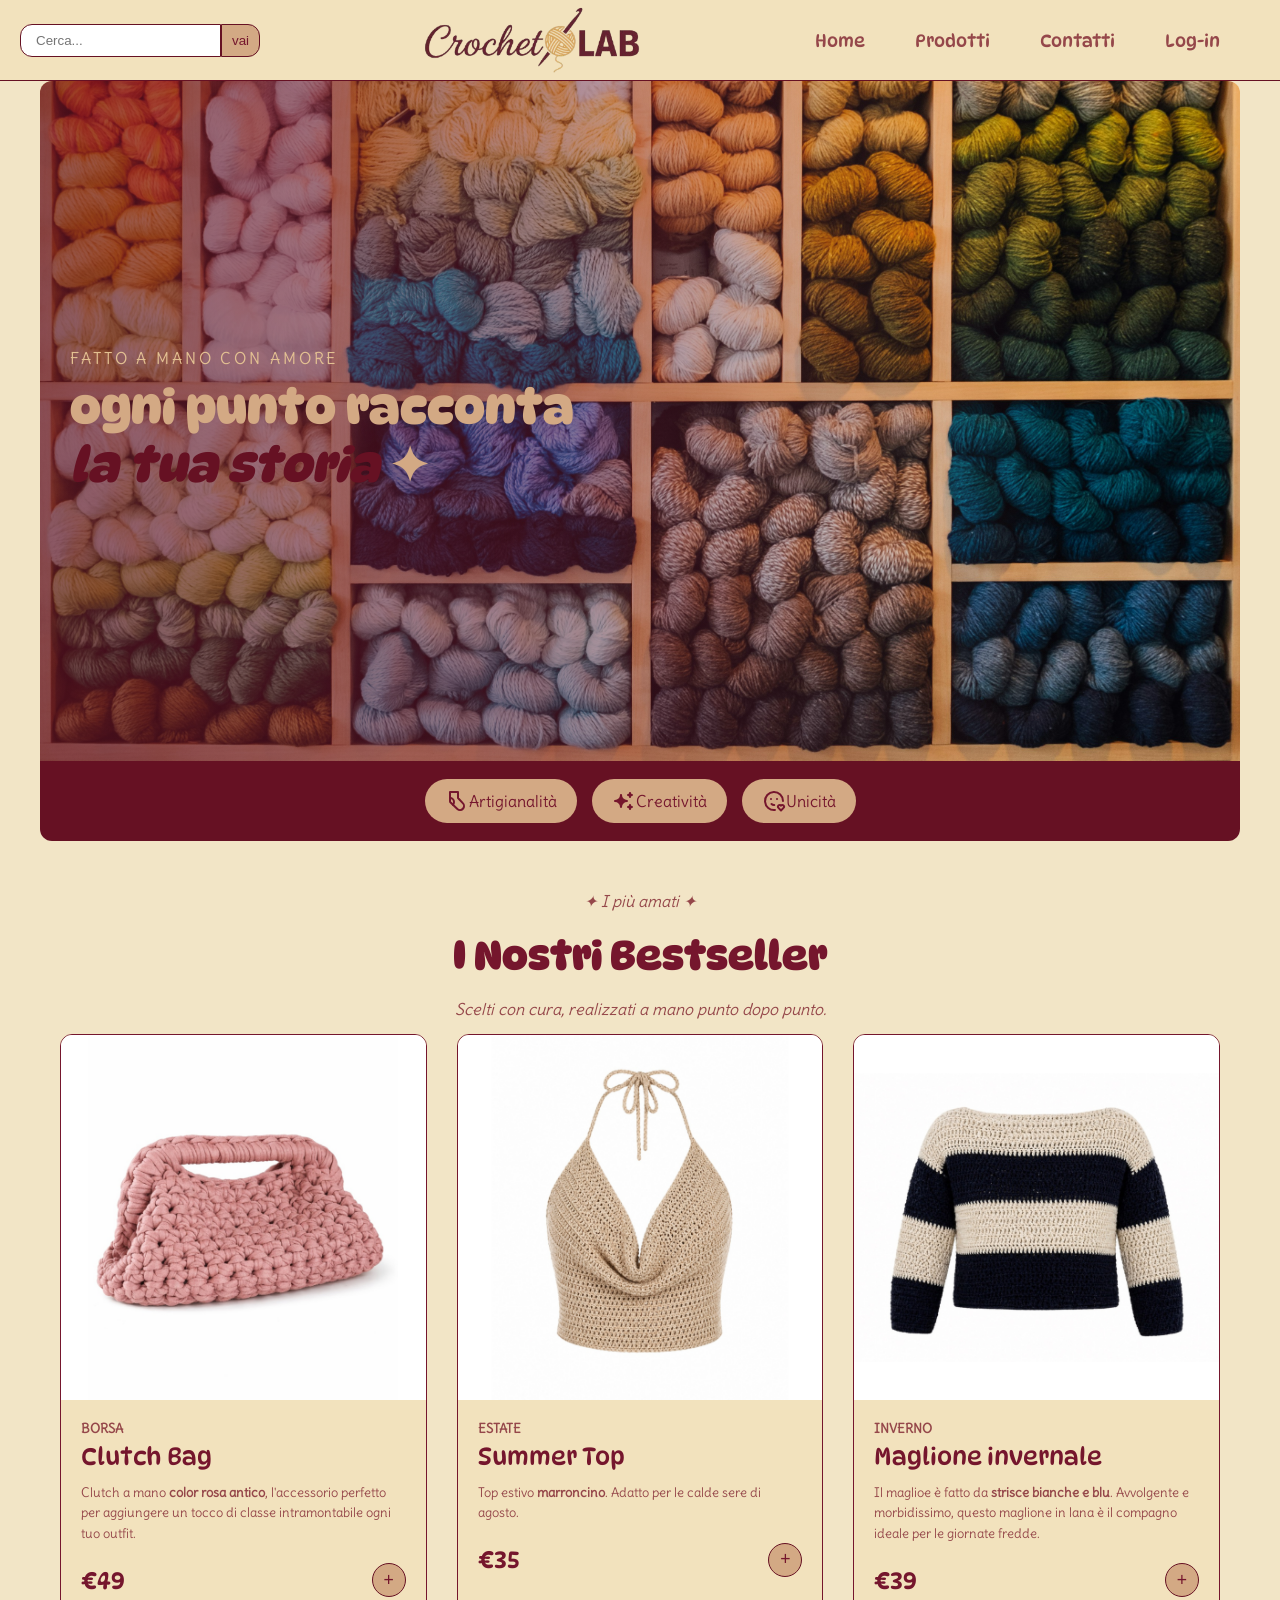
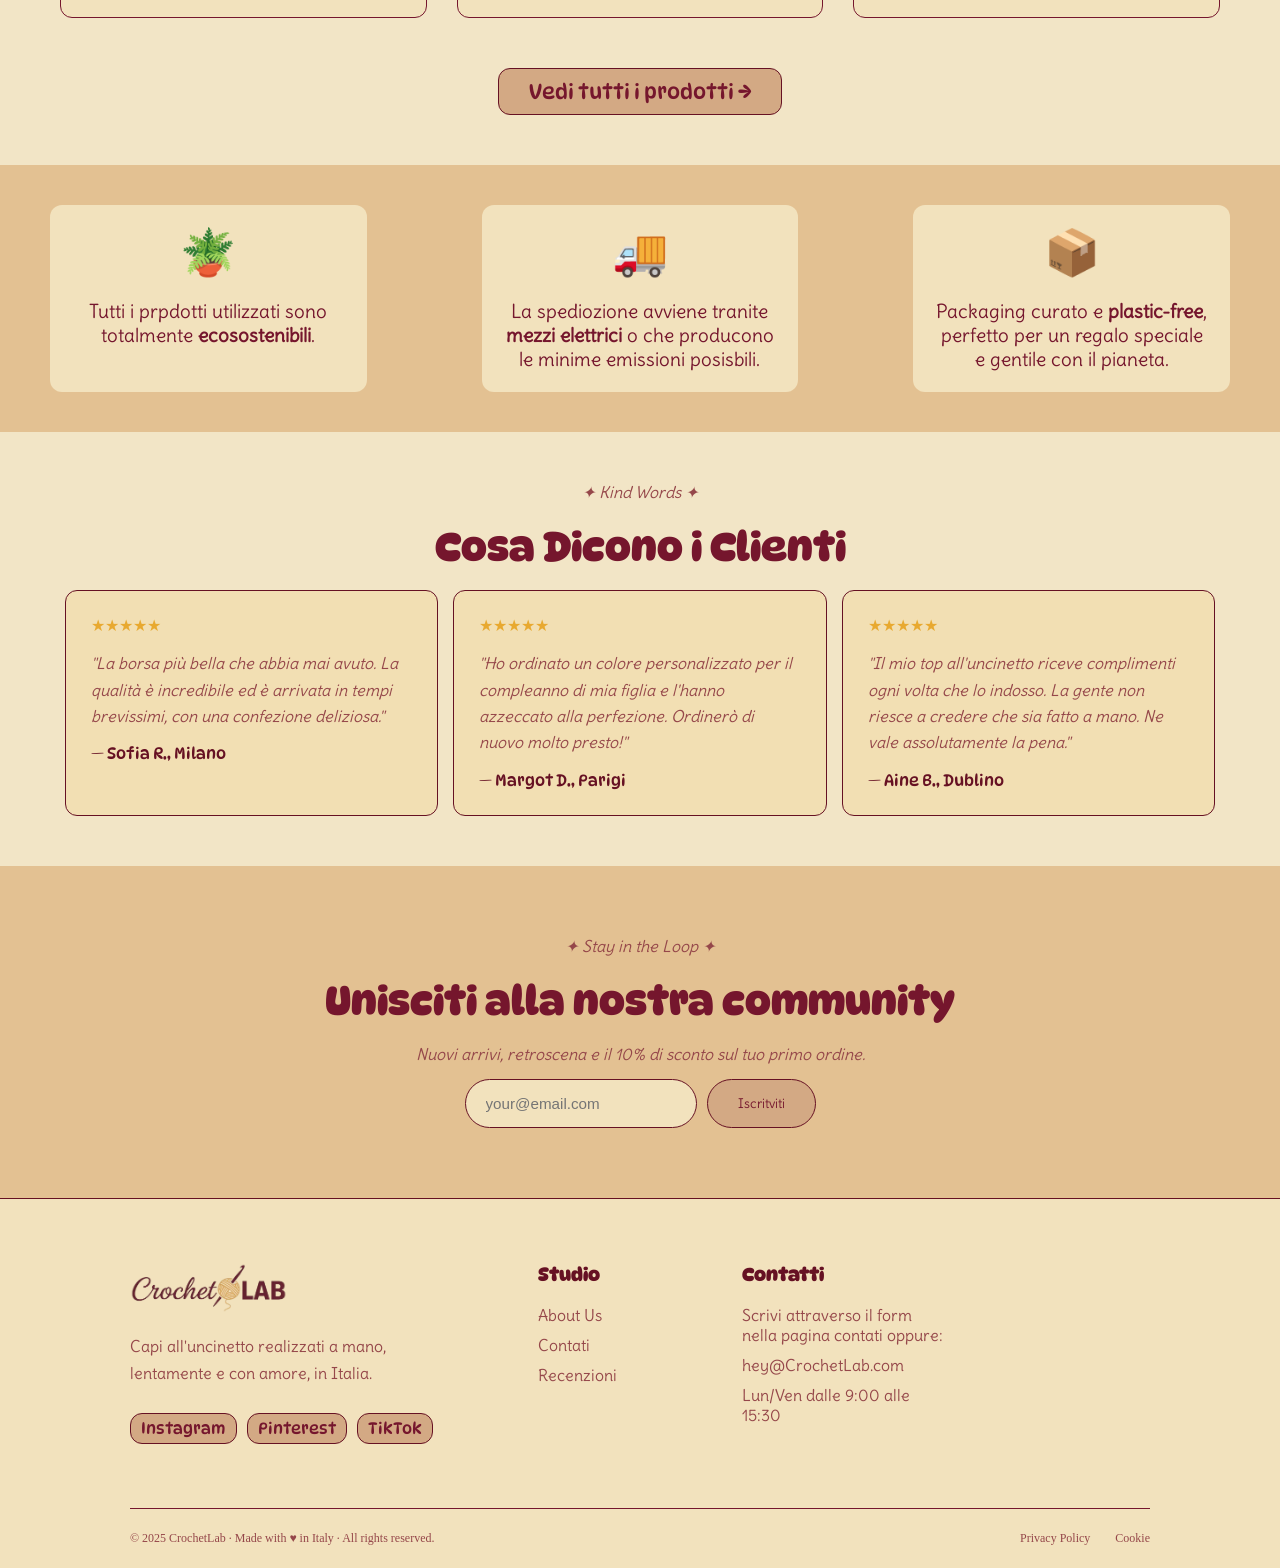
<file: index.html>
<!DOCTYPE html>
<html lang="it">

<head>
    <meta charset="UTF-8">
    <title>CrochetLAB Home</title>

    <!-- CSS -->
    <link rel="stylesheet" href="css/style.css">

    <!-- font -->
    <style>
        @import url('https://fonts.googleapis.com/css2?family=Delius&family=DynaPuff:wght@400..700&display=swap');
    </style>

</head>

<body>
    <header>
        <nav>
            <!-- barra di ricerca -->
            <form>
                <input type="search" placeholder="Cerca..." class="search-bar">
                <button class="search-button">vai</button>
            </form>

            <!-- mette l'immagine vettoriale di una lente di ingrandimento al posto della barra di ricerca -->
            <div class="nav-icon">
                <svg xmlns="http://www.w3.org/2000/svg" width="24" height="24" viewBox="0 0 24 24" fill="none"
                    stroke="currentColor" stroke-width="2" stroke-linecap="round" stroke-linejoin="round"
                    class="icon icon-tabler icons-tabler-outline icon-tabler-search">
                    <path stroke="none" d="M0 0h24v24H0z" fill="none" />
                    <path d="M3 10a7 7 0 1 0 14 0a7 7 0 1 0 -14 0" />
                    <path d="M21 21l-6 -6" />
                </svg>
            </div>

            <!-- logo del mio sito -->
            <img src="img/logogemini.png" alt="CrochetLAB">

            <!-- lista con la scritta che si vede di default -->
            <ul>
                <li><a href="index.html" lang="en">Home</a></li>
                <li><a href="prodotti.html">Prodotti</a></li>
                <li><a href="#Contatti">Contatti</a></li>
                <li><a href="log-in.html" lang="en">Log-in</a></li>
            </ul>

            <!-- icona della home -->
            <a href="index.html" class="nav-icon">
                <svg xmlns="http://www.w3.org/2000/svg" width="24" height="24" viewBox="0 0 24 24" fill="none"
                    stroke="currentColor" stroke-width="2" stroke-linecap="round" stroke-linejoin="round"
                    class="icon icon-tabler icons-tabler-outline icon-tabler-home">
                    <path stroke="none" d="M0 0h24v24H0z" fill="none" />
                    <path d="M5 12l-2 0l9 -9l9 9l-2 0" />
                    <path d="M5 12v7a2 2 0 0 0 2 2h10a2 2 0 0 0 2 -2v-7" />
                    <path d="M9 21v-6a2 2 0 0 1 2 -2h2a2 2 0 0 1 2 2v6" />
                </svg>
            </a>

            <!-- icona dei prodotti -->
            <a href="prodotti.html" class="nav-icon">
                <svg xmlns="http://www.w3.org/2000/svg" width="24" height="24" viewBox="0 0 24 24" fill="none"
                    stroke="currentColor" stroke-width="2" stroke-linecap="round" stroke-linejoin="round"
                    class="icon icon-tabler icons-tabler-outline icon-tabler-menu-2">
                    <path stroke="none" d="M0 0h24v24H0z" fill="none" />
                    <path d="M4 6l16 0" />
                    <path d="M4 12l16 0" />
                    <path d="M4 18l16 0" />
                </svg>
            </a>


            <!-- icona del messaggio -->
            <a href="#Contatti" class="nav-icon">
                <svg xmlns="http://www.w3.org/2000/svg" width="24" height="24" viewBox="0 0 24 24" fill="none"
                    stroke="currentColor" stroke-width="2" stroke-linecap="round" stroke-linejoin="round"
                    class="icon icon-tabler icons-tabler-outline icon-tabler-message">
                    <path stroke="none" d="M0 0h24v24H0z" fill="none" />
                    <path d="M8 9h8" />
                    <path d="M8 13h6" />
                    <path d="M18 4a3 3 0 0 1 3 3v8a3 3 0 0 1 -3 3h-5l-5 3v-3h-2a3 3 0 0 1 -3 -3v-8a3 3 0 0 1 3 -3h12" />
                </svg>
            </a>

            <!-- icona del login -->
            <a href="log-in.html" class="nav-icon">
                <svg xmlns="http://www.w3.org/2000/svg" width="24" height="24" viewBox="0 0 24 24" fill="none"
                    stroke="currentColor" stroke-width="2" stroke-linecap="round" stroke-linejoin="round"
                    class="icon icon-tabler icons-tabler-outline icon-tabler-user">
                    <path stroke="none" d="M0 0h24v24H0z" fill="none" />
                    <path d="M8 7a4 4 0 1 0 8 0a4 4 0 0 0 -8 0" />
                    <path d="M6 21v-2a4 4 0 0 1 4 -4h4a4 4 0 0 1 4 4v2" />
                </svg>
            </a>
        </nav>
    </header>

    <main>
        <section>
            <div class="hero" title="Foto di Paul Hanaoka su Unsplash">
                <div class="hero-img-side"></div>
                <div class="hero-gradient"></div>

                <div class="hero-content">
                    <p class="hero-eyebrow">Fatto a mano con amore</p>
                    <h1 class="hero-title">
                        ogni punto racconta<br>
                        <em>la tua storia</em>
                        <span class="sparkle">✦</span>
                    </h1>
                </div>
            </div>

            <!-- barra inferiore -->
            <div class="hero-bar">

                <!-- Pill 1: Artigianalità -->
                <div class="name">
                    <svg xmlns="http://www.w3.org/2000/svg" width="24" height="24" viewBox="0 0 24 24" fill="none"
                        stroke="currentColor" stroke-width="2" stroke-linecap="round" stroke-linejoin="round"
                        class="icon icon-tabler icons-tabler-outline icon-tabler-sock">
                        <path stroke="none" d="M0 0h24v24H0z" fill="none" />
                        <path
                            d="M13 3v6l4.798 5.142a4 4 0 0 1 -5.441 5.86l-6.736 -6.41a2 2 0 0 1 -.621 -1.451v-9.141h8" />
                        <path d="M7.895 15.768c.708 -.721 1.105 -1.677 1.105 -2.768a4 4 0 0 0 -4 -4" />
                    </svg>
                    Artigianalità
                </div>

                <!-- Pill 2: Creatività -->
                <div class="name">
                    <svg xmlns="http://www.w3.org/2000/svg" width="24" height="24" viewBox="0 0 24 24"
                        fill="currentColor" class="icon icon-tabler icons-tabler-filled icon-tabler-sparkles">
                        <path stroke="none" d="M0 0h24v24H0z" fill="none" />
                        <path
                            d="M16 19a1 1 0 0 1 0 -2a1 1 0 0 0 1 -1c0 -1.333 2 -1.333 2 0a1 1 0 0 0 1 1c1.333 0 1.333 2 0 2a1 1 0 0 0 -1 1c0 1.333 -2 1.333 -2 0a1 1 0 0 0 -1 -1" />
                        <path
                            d="M3 11a5 5 0 0 0 5 -5c0 -1.333 2 -1.333 2 0a5 5 0 0 0 5 5c1.333 0 1.333 2 0 2a5 5 0 0 0 -5 5a1 1 0 0 1 -2 0a5 5 0 0 0 -5 -5c-1.333 0 -1.333 -2 0 -2" />
                        <path
                            d="M16 7a1 1 0 0 1 0 -2a1 1 0 0 0 1 -1c0 -1.333 2 -1.333 2 0a1 1 0 0 0 1 1c1.333 0 1.333 2 0 2a1 1 0 0 0 -1 1c0 1.333 -2 1.333 -2 0a1 1 0 0 0 -1 -1" />
                    </svg>
                    Creatività
                </div>

                <!-- Pill 3: Unicità -->
                <div class="name">
                    <svg xmlns="http://www.w3.org/2000/svg" width="24" height="24" viewBox="0 0 24 24" fill="none"
                        stroke="currentColor" stroke-width="2" stroke-linecap="round" stroke-linejoin="round"
                        class="icon icon-tabler icons-tabler-outline icon-tabler-mood-heart">
                        <path stroke="none" d="M0 0h24v24H0z" fill="none" />
                        <path d="M21 12a9 9 0 1 0 -8.012 8.946" />
                        <path d="M9 10h.01" />
                        <path d="M15 10h.01" />
                        <path d="M9.5 15a3.59 3.59 0 0 0 2.774 .99" />
                        <path
                            d="M18.994 21.5l2.518 -2.58a1.74 1.74 0 0 0 .004 -2.413a1.627 1.627 0 0 0 -2.346 -.005l-.168 .172l-.168 -.172a1.627 1.627 0 0 0 -2.346 -.004a1.74 1.74 0 0 0 -.004 2.412l2.51 2.59" />
                    </svg>
                    Unicità
                </div>
            </div>
        </section>

        <section class="bestseller">

            <!-- Intestazione -->
            <div class="inner">
                <p>✦ I più amati ✦</p>
                <h2>I Nostri <span lang="en">Bestseller</span></h2>
                <p>Scelti con cura, realizzati a mano punto dopo punto.</p>
            </div>

            <!-- Card prodotti -->
            <div class="cards-grid">

                <!-- Card 1 -->
                <div class="card">
                    <img class="card-img" src="img/clutch-rosa.png" alt="Clutch Bag rosa">
                    <div class="card-body">
                        <h3 class="card-category">Borsa</h3>
                        <p class="card-name" lang="en">Clutch Bag</p>
                        <p class="card-desc"><span lang="en">Clutch</span> a mano <strong>color rosa antico</strong>,
                            l'accessorio perfetto per aggiungere un tocco di classe intramontabile ogni tuo <span
                                lang="en">outfit</span>.</p>
                        <div class="card-footer">
                            <p class="card-price">€49</p>
                            <button class="card-btn" title="Add to cart">+</button>
                        </div>
                    </div>
                </div>

                <!-- Card 2 -->
                <div class="card" data-category="estate">
                    <img class="card-img" src="img/top-marroncino.png" alt="Top estivo marroncino">
                    <div class="card-body">
                        <h3 class="card-category">Estate</h3>
                        <p class="card-name" lang="en">Summer Top</p>
                        <p class="card-desc"><span lang="en">Top</span> estivo <strong>marroncino</strong>. Adatto per
                            le calde sere di agosto.
                        </p>
                        <div class="card-footer">
                            <p class="card-price">€35</p>
                            <button class="card-btn" title="Add to cart">+</button>
                        </div>
                    </div>
                </div>

                <!-- Card 3 -->
                <div class="card">
                    <img class="card-img" src="img/maglione.png" alt="Maglione invernale a stisce">
                    <div class="card-body">
                        <h3 class="card-category">Inverno</h3>
                        <p class="card-name">Maglione invernale</p>
                        <p class="card-desc">Il maglioe è fatto da <strong>strisce bianche e blu</strong>. Avvolgente e
                            morbidissimo, questo maglione in lana è il compagno ideale per le giornate fredde.</p>
                        <div class="card-footer">
                            <p class="card-price">€39</p>
                            <button class="card-btn" title="Add to cart">+</button>
                        </div>
                    </div>
                </div>

            </div>

            <!-- Pulsante principale -->
            <a href="prodotti.html" class="view-all">Vedi tutti i prodotti &rarr;</a>

        </section>

        <!-- Categorie -->
        <section>
            <div class="cat-grid" id="about-us">
                <div class="cat-card">
                    <p class="cat-icon">🪴</p>
                    <p class="cat-txt">Tutti i prpdotti utilizzati sono totalmente <strong>ecosostenibili</strong>.</p>
                </div>
                <div class="cat-card">
                    <p class="cat-icon">🚚</p>
                    <p class="cat-txt">La spediozione avviene tranite <strong>mezzi elettrici</strong> o che producono
                        le minime emissioni posisbili.</p>
                </div>
                <div class="cat-card">
                    <p class="cat-icon">📦</p>
                    <p class="cat-txt"><span lang="en">Packaging</span> curato e <strong
                            lang="en">plastic-free</strong>, perfetto per un regalo speciale e gentile con il
                        pianeta.</p>
                </div>
            </div>
        </section>

        <!-- Recenzioni -->
        <section id="Recenzioni">
            <div class="container">
                <div class="inner">
                    <p lang="en">✦ Kind Words ✦</p>
                    <h2>Cosa Dicono i Clienti</h2>
                </div>
                <div class="testimonials-grid">
                    <div class="testimonial-card">
                        <div class="stars">★★★★★</div>
                        <p>"La borsa più bella che abbia mai avuto. La qualità è incredibile ed è arrivata in tempi
                            brevissimi, con una confezione deliziosa."</p>
                        <span>— Sofia R., Milano</span>
                    </div>
                    <div class="testimonial-card">
                        <div class="stars">★★★★★</div>
                        <p>"Ho ordinato un colore personalizzato per il compleanno di mia figlia e l'hanno azzeccato
                            alla perfezione. Ordinerò di nuovo molto presto!"</p>
                        <span>— Margot D., Parigi</span>
                    </div>
                    <div class="testimonial-card">
                        <div class="stars">★★★★★</div>
                        <p>"Il mio top all'uncinetto riceve complimenti ogni volta che lo indosso. La gente non riesce a
                            credere che sia fatto a mano.
                            Ne vale assolutamente la pena."</p>
                        <span>— Aine B., Dublino</span>
                    </div>
                </div>
            </div>
        </section>

        <!-- Sconto -->
        <section class="newsletter" id="Contatti">
            <div class="container">
                <div class="inner">
                    <p>✦ Stay in the Loop ✦</p>
                    <h2>Unisciti alla nostra community</h2>
                    <p>Nuovi arrivi, retroscena e il 10% di sconto sul tuo primo ordine.</p>
                    <div class="newsletter-form">
                        <input type="email" placeholder="your@email.com">
                        <button>Iscritviti</button>
                    </div>
                </div>
            </div>
        </section>
    </main>

    <footer>
            <div class="fl-inner">
                <div class="fl-top">
                    <div class="fl-brand">
                        <img src="img/logogemini.png" alt="CrochetLab Logo">
                        <p>Capi all'uncinetto realizzati a mano, lentamente e con amore, in Italia.</p>
                        <div class="social-row">
                            <a class="soc-btn" title="@CrochetLAB" lang="en">Instagram</a>
                            <a class="soc-btn" title="@CrochetLAB" lang="en">Pinterest</a>
                            <a class="soc-btn" title="@CrochetLAB" lang="en">TikTok</a>
                        </div>
                    </div>

                    <div class="fl-col">
                        <h3>Studio</h3>
                        <ul>
                            <li><a href="#about-us" lang="en">About Us</a></li>
                            <li><a href="#Contatti">Contati</a></li>
                            <li><a href="#Recenzioni">Recenzioni</a></li>
                        </ul>
                    </div>

                    <div class="fl-col">
                        <h3>Contatti</h3>
                        <ul>
                            <li>Scrivi attraverso il form nella pagina contati oppure:</li>
                            <li>hey@CrochetLab.com</li>
                            <li>Lun/Ven dalle 9:00 alle 15:30</li>
                        </ul>
                    </div>

                </div>

                <div class="fl-bottom">
                    <p>© 2025 CrochetLab · Made with ♥ in Italy · All rights reserved.</p>
                    <div class="fl-legal">
                        <a>Privacy Policy</a>
                        <a>Cookie</a>
                    </div>
                </div>
            </div>
    </footer>

</body>

</html>
</file>
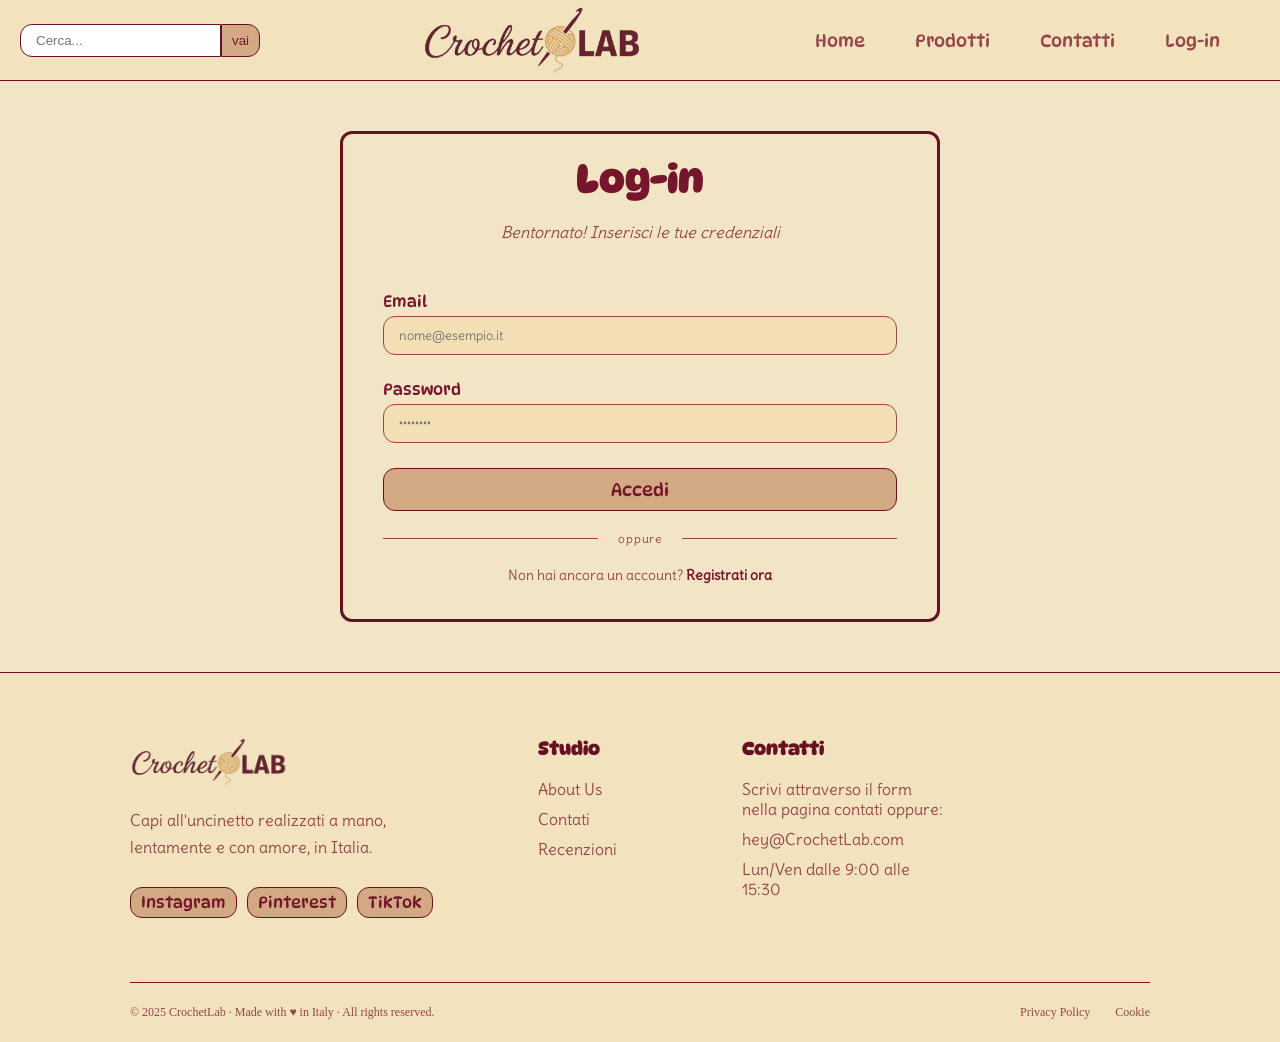
<file: log-in.html>
<!DOCTYPE html>
<html lang="it">

<head>
    <meta charset="UTF-8">
    <title>CrochetLAB Log-in</title>

    <!-- CSS -->
    <link rel="stylesheet" href="css/style.css">

    <!-- font -->
    <style>
        @import url('https://fonts.googleapis.com/css2?family=Delius&family=DynaPuff:wght@400..700&display=swap');
    </style>
</head>

<body>
    <header>
        <nav>
            <!-- barra di ricerca -->
            <form>
                <input type="search" placeholder="Cerca..." class="search-bar">
                <button class="search-button">vai</button>
            </form>

            <!-- mette l'immagine vettoriale di una lente di ingrandimento al posto della barra di ricerca -->
            <div class="nav-icon">
                <svg xmlns="http://www.w3.org/2000/svg" width="24" height="24" viewBox="0 0 24 24" fill="none"
                    stroke="currentColor" stroke-width="2" stroke-linecap="round" stroke-linejoin="round"
                    class="icon icon-tabler icons-tabler-outline icon-tabler-search">
                    <path stroke="none" d="M0 0h24v24H0z" fill="none" />
                    <path d="M3 10a7 7 0 1 0 14 0a7 7 0 1 0 -14 0" />
                    <path d="M21 21l-6 -6" />
                </svg>
            </div>

            <!-- logo del mio sito -->
            <img src="img/logogemini.png" alt="CrochetLAB">

            <!-- lista con la scritta che si vede di default -->
            <ul>
                <li><a href="index.html" lang="en">Home</a></li>
                <li><a href="prodotti.html">Prodotti</a></li>
                <li><a href="index.html">Contatti</a></li>
                <li><a href="log-in.html" lang="en">Log-in</a></li>
            </ul>

            <!-- icona della home -->
            <a href="index.html" class="nav-icon">
                <svg xmlns="http://www.w3.org/2000/svg" width="24" height="24" viewBox="0 0 24 24" fill="none"
                    stroke="currentColor" stroke-width="2" stroke-linecap="round" stroke-linejoin="round"
                    class="icon icon-tabler icons-tabler-outline icon-tabler-home">
                    <path stroke="none" d="M0 0h24v24H0z" fill="none" />
                    <path d="M5 12l-2 0l9 -9l9 9l-2 0" />
                    <path d="M5 12v7a2 2 0 0 0 2 2h10a2 2 0 0 0 2 -2v-7" />
                    <path d="M9 21v-6a2 2 0 0 1 2 -2h2a2 2 0 0 1 2 2v6" />
                </svg>
            </a>

            <!-- icona dei prodotti -->
            <a href="prodotti.html" class="nav-icon">
                <svg xmlns="http://www.w3.org/2000/svg" width="24" height="24" viewBox="0 0 24 24" fill="none"
                    stroke="currentColor" stroke-width="2" stroke-linecap="round" stroke-linejoin="round"
                    class="icon icon-tabler icons-tabler-outline icon-tabler-menu-2">
                    <path stroke="none" d="M0 0h24v24H0z" fill="none" />
                    <path d="M4 6l16 0" />
                    <path d="M4 12l16 0" />
                    <path d="M4 18l16 0" />
                </svg>
            </a>


            <!-- icona del messaggio -->
            <a href="index.html" class="nav-icon">
                <svg xmlns="http://www.w3.org/2000/svg" width="24" height="24" viewBox="0 0 24 24" fill="none"
                    stroke="currentColor" stroke-width="2" stroke-linecap="round" stroke-linejoin="round"
                    class="icon icon-tabler icons-tabler-outline icon-tabler-message">
                    <path stroke="none" d="M0 0h24v24H0z" fill="none" />
                    <path d="M8 9h8" />
                    <path d="M8 13h6" />
                    <path d="M18 4a3 3 0 0 1 3 3v8a3 3 0 0 1 -3 3h-5l-5 3v-3h-2a3 3 0 0 1 -3 -3v-8a3 3 0 0 1 3 -3h12" />
                </svg>
            </a>

            <!-- icona del login -->
            <a href="log-in.html" class="nav-icon">
                <svg xmlns="http://www.w3.org/2000/svg" width="24" height="24" viewBox="0 0 24 24" fill="none"
                    stroke="currentColor" stroke-width="2" stroke-linecap="round" stroke-linejoin="round"
                    class="icon icon-tabler icons-tabler-outline icon-tabler-user">
                    <path stroke="none" d="M0 0h24v24H0z" fill="none" />
                    <path d="M8 7a4 4 0 1 0 8 0a4 4 0 0 0 -8 0" />
                    <path d="M6 21v-2a4 4 0 0 1 4 -4h4a4 4 0 0 1 4 4v2" />
                </svg>
            </a>
        </nav>
    </header>

    <main>
        <section class="log-in">
            <div class="inner">
                <h2>Log-in</h2>
                <p>Bentornato! Inserisci le tue credenziali</p>
            </div>

            <div class="card-form">
                <div class="field">
                    <label for="email">Email</label>
                    <input type="email" id="email" placeholder="nome@esempio.it" />
                </div>

                <div class="field">
                    <label for="password">Password</label>
                    <input type="password" id="password" placeholder="••••••••" />
                </div>

                <button class="btn-primary" onclick="handleLogin()">Accedi</button>

                <div class="divider">
                    <p>oppure</p>
                </div>

                <p class="switch-msg">
                    Non hai ancora un account?
                    <a href="sing-up.html">Registrati ora</a>
                </p>
            </div>
        </section>
    </main>

    <footer>
        <div class="fl">
            <div class="fl-inner">
                <div class="fl-top">

                    <div class="fl-brand">
                        <img src="img/logogemini.png" alt="CrochetLab Logo">
                        <p>Capi all'uncinetto realizzati a mano, lentamente e con amore, in Italia.</p>
                        <div class="social-row">
                            <a class="soc-btn" title="@CrochetLAB" lang="en">Instagram</a>
                            <a class="soc-btn" title="@CrochetLAB" lang="en">Pinterest</a>
                            <a class="soc-btn" title="@CrochetLAB" lang="en">TikTok</a>
                        </div>
                    </div>

                    <div class="fl-col">
                        <h3>Studio</h3>
                        <ul>
                            <li><a href="index.html" lang="en">About Us</a></li>
                            <li><a href="index.html">Contati</a></li>
                            <li><a href="index.html">Recenzioni</a></li>
                        </ul>
                    </div>

                    <div class="fl-col">
                        <h3>Contatti</h3>
                        <ul>
                            <li><a>Scrivi attraverso il form nella pagina contati oppure:</a></li>
                            <li><a>hey@CrochetLab.com</a></li>
                            <li><a>Lun/Ven dalle 9:00 alle 15:30</a></li>
                        </ul>
                    </div>

                </div>

                <div class="fl-bottom">
                    <p>© 2025 CrochetLab · Made with ♥ in Italy · All rights reserved.</p>
                    <div class="fl-legal">
                        <a href="#">Privacy Policy</a>
                        <a href="#">Cookie</a>
                    </div>
                </div>
            </div>
        </div>
    </footer>

    <!-- JavaScript -->
    <script src="js/script.js"></script>
</body>

</html>
</file>
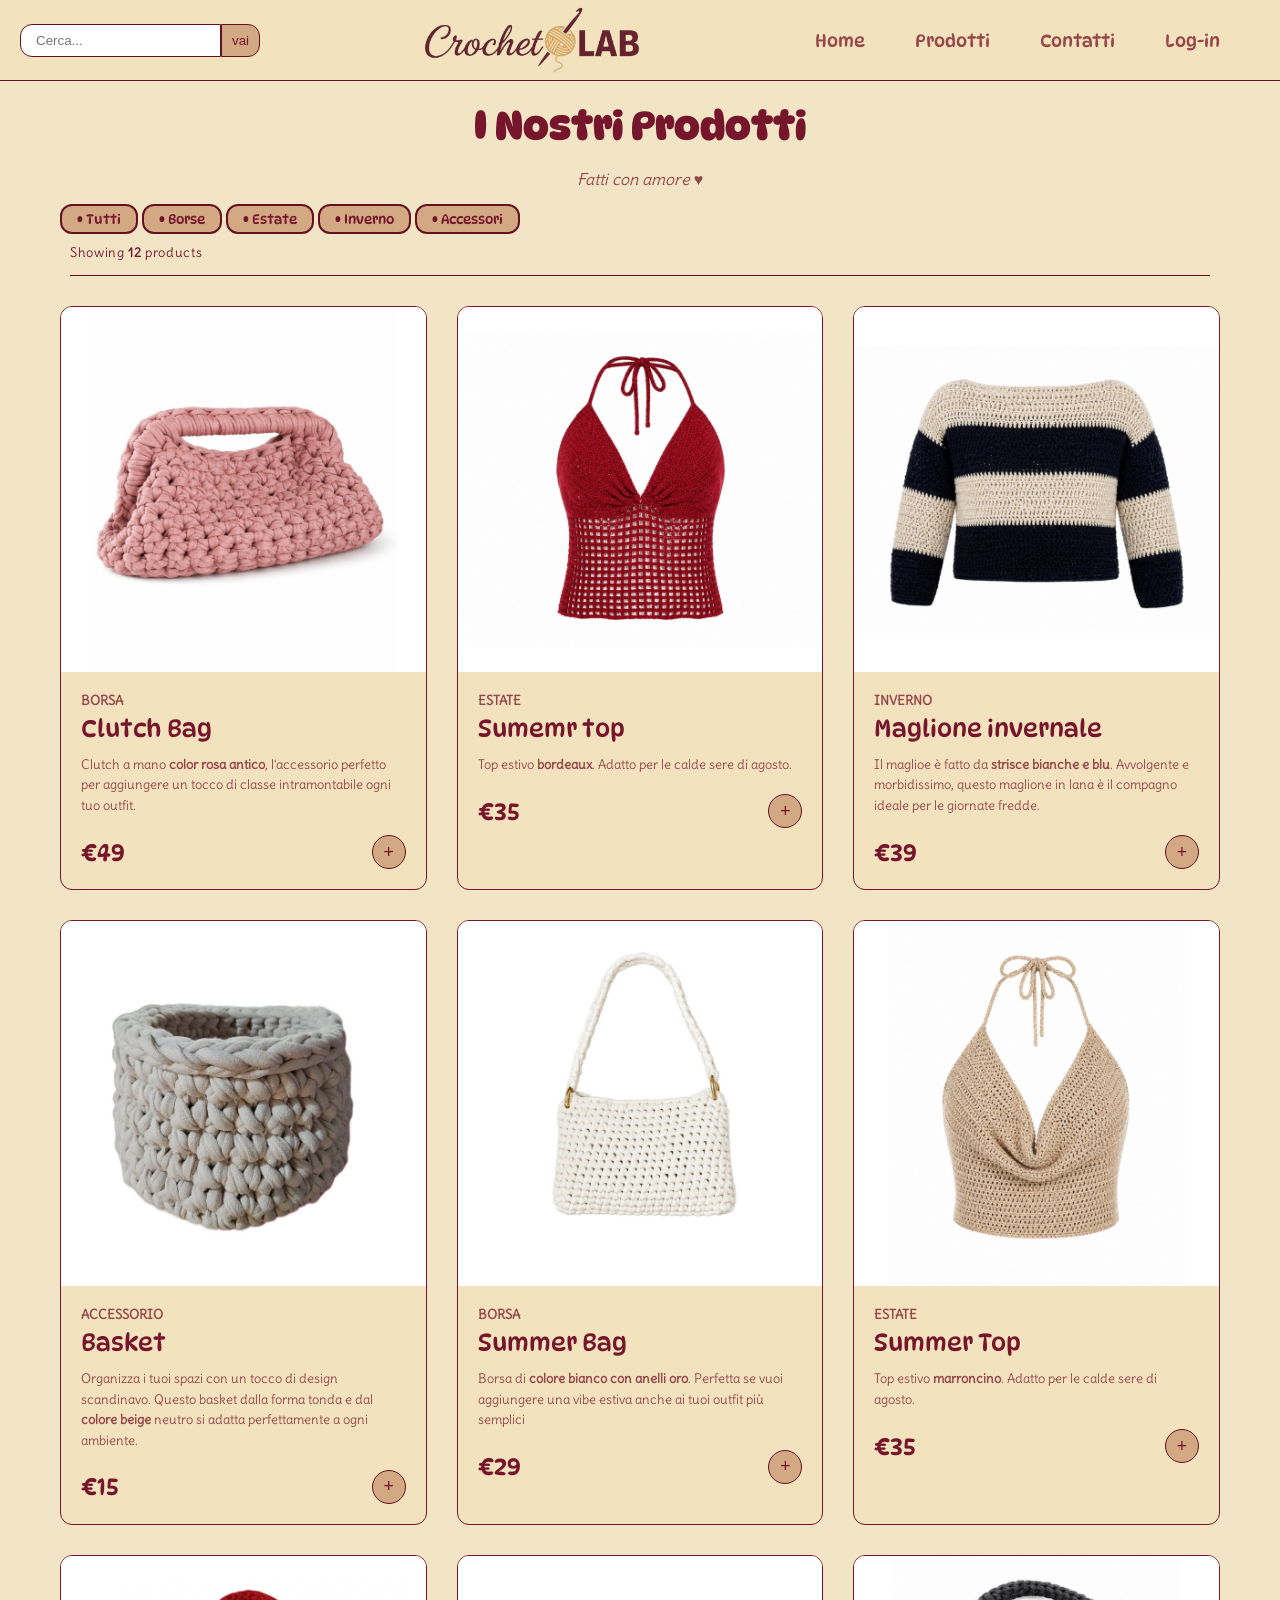
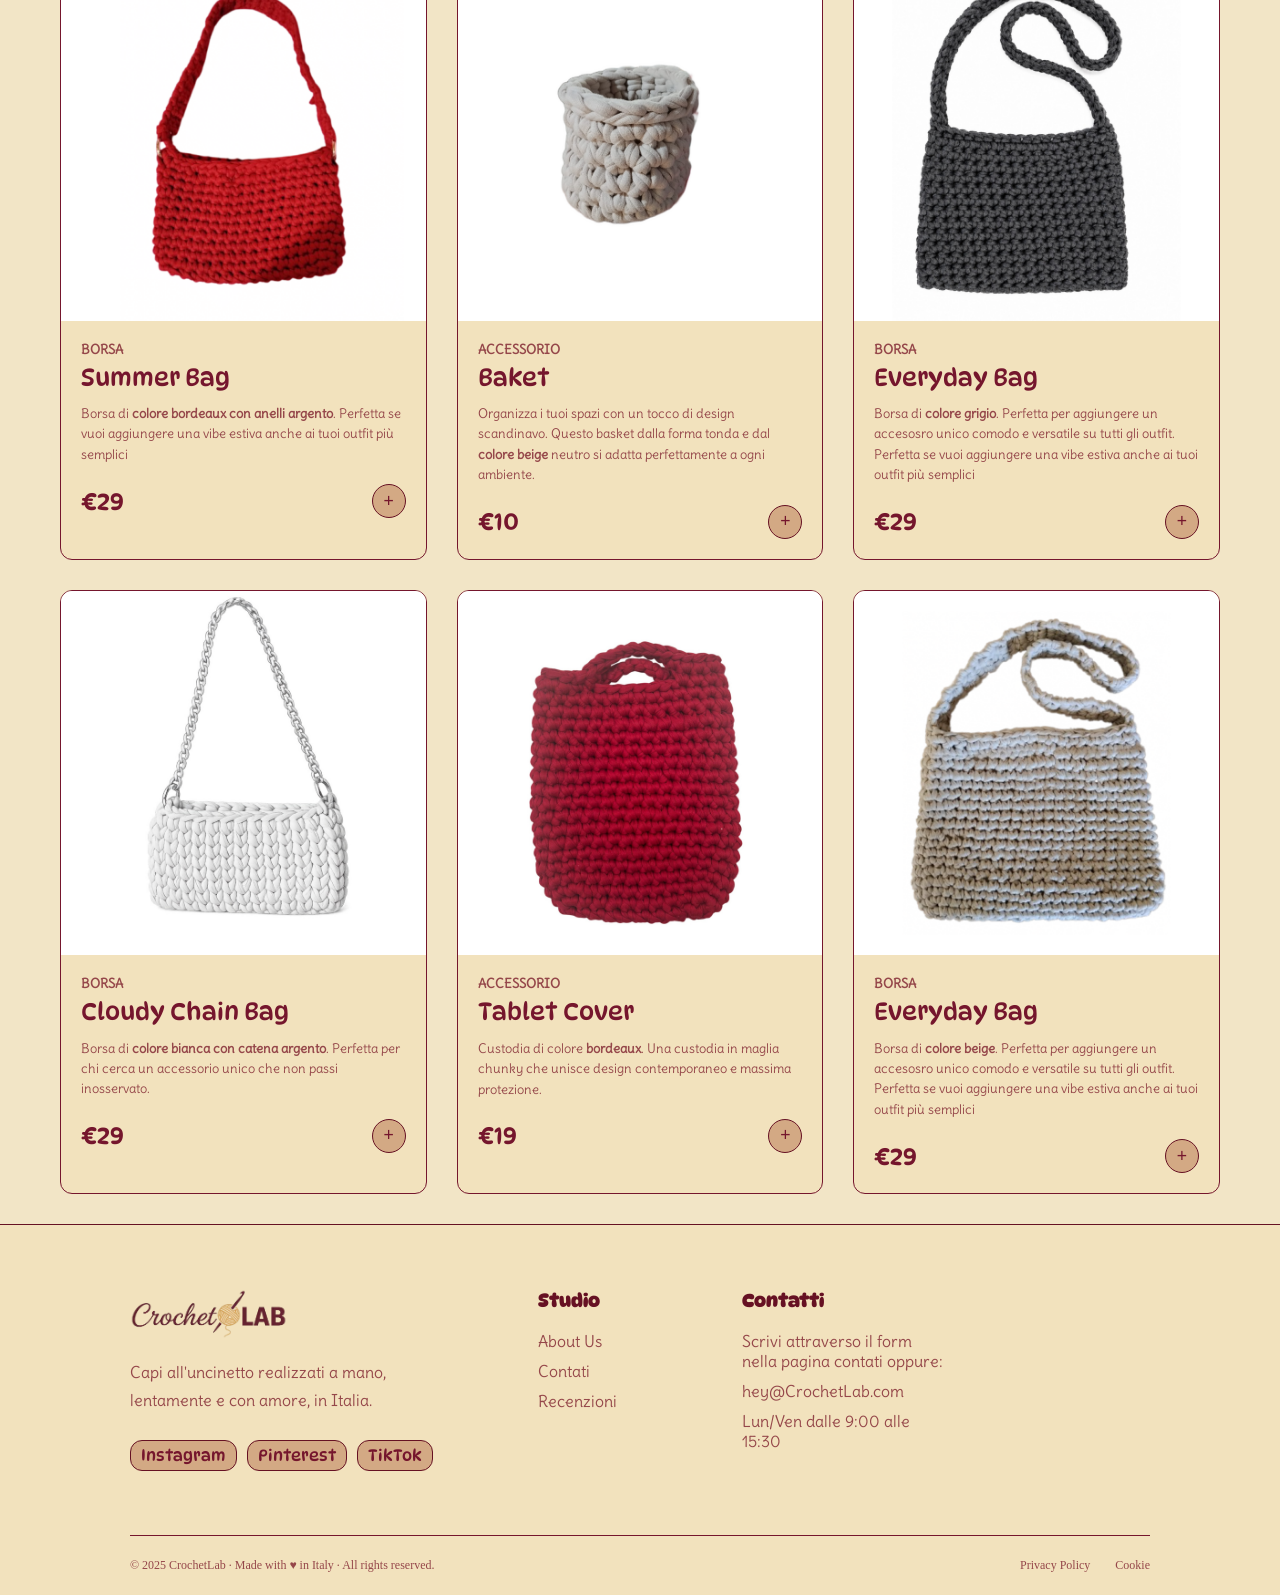
<file: prodotti.html>
<!DOCTYPE html>
<html lang="it">

<head>
    <meta charset="UTF-8">
    <title>CrocherLAB Prodotti</title>

    <!-- CSS -->
    <link rel="stylesheet" href="css/style.css">

    <!-- font -->
    <style>
        @import url('https://fonts.googleapis.com/css2?family=Delius&family=DynaPuff:wght@400..700&display=swap');
    </style>
</head>

<body>
    <header>
        <nav>
            <!-- barra di ricerca -->
            <form>
                <input type="search" placeholder="Cerca..." class="search-bar">
                <button class="search-button">vai</button>
            </form>

            <!-- mette l'immagine vettoriale di una lente di ingrandimento al posto della barra di ricerca -->
            <div class="nav-icon">
                <svg xmlns="http://www.w3.org/2000/svg" width="24" height="24" viewBox="0 0 24 24" fill="none"
                    stroke="currentColor" stroke-width="2" stroke-linecap="round" stroke-linejoin="round"
                    class="icon icon-tabler icons-tabler-outline icon-tabler-search">
                    <path stroke="none" d="M0 0h24v24H0z" fill="none" />
                    <path d="M3 10a7 7 0 1 0 14 0a7 7 0 1 0 -14 0" />
                    <path d="M21 21l-6 -6" />
                </svg>
            </div>

            <!-- logo del mio sito -->
            <img src="img/logogemini.png" alt="CrochetLAB">

            <!-- lista con la scritta che si vede di default -->
            <ul>
                <li><a href="index.html" lang="en">Home</a></li>
                <li><a href="prodotti.html">Prodotti</a></li>
                <li><a href="index.html">Contatti</a></li>
                <li><a href="log-in.html" lang="en">Log-in</a></li>
            </ul>

            <!-- icona della home -->
            <a href="index.html" class="nav-icon">
                <svg xmlns="http://www.w3.org/2000/svg" width="24" height="24" viewBox="0 0 24 24" fill="none"
                    stroke="currentColor" stroke-width="2" stroke-linecap="round" stroke-linejoin="round"
                    class="icon icon-tabler icons-tabler-outline icon-tabler-home">
                    <path stroke="none" d="M0 0h24v24H0z" fill="none" />
                    <path d="M5 12l-2 0l9 -9l9 9l-2 0" />
                    <path d="M5 12v7a2 2 0 0 0 2 2h10a2 2 0 0 0 2 -2v-7" />
                    <path d="M9 21v-6a2 2 0 0 1 2 -2h2a2 2 0 0 1 2 2v6" />
                </svg>
            </a>

            <!-- icona dei prodotti -->
            <a href="prodotti.html" class="nav-icon">
                <svg xmlns="http://www.w3.org/2000/svg" width="24" height="24" viewBox="0 0 24 24" fill="none"
                    stroke="currentColor" stroke-width="2" stroke-linecap="round" stroke-linejoin="round"
                    class="icon icon-tabler icons-tabler-outline icon-tabler-menu-2">
                    <path stroke="none" d="M0 0h24v24H0z" fill="none" />
                    <path d="M4 6l16 0" />
                    <path d="M4 12l16 0" />
                    <path d="M4 18l16 0" />
                </svg>
            </a>


            <!-- icona del messaggio -->
            <a href="index.html" class="nav-icon">
                <svg xmlns="http://www.w3.org/2000/svg" width="24" height="24" viewBox="0 0 24 24" fill="none"
                    stroke="currentColor" stroke-width="2" stroke-linecap="round" stroke-linejoin="round"
                    class="icon icon-tabler icons-tabler-outline icon-tabler-message">
                    <path stroke="none" d="M0 0h24v24H0z" fill="none" />
                    <path d="M8 9h8" />
                    <path d="M8 13h6" />
                    <path d="M18 4a3 3 0 0 1 3 3v8a3 3 0 0 1 -3 3h-5l-5 3v-3h-2a3 3 0 0 1 -3 -3v-8a3 3 0 0 1 3 -3h12" />
                </svg>
            </a>

            <!-- icona del login -->
            <a href="log-in.html" class="nav-icon">
                <svg xmlns="http://www.w3.org/2000/svg" width="24" height="24" viewBox="0 0 24 24" fill="none"
                    stroke="currentColor" stroke-width="2" stroke-linecap="round" stroke-linejoin="round"
                    class="icon icon-tabler icons-tabler-outline icon-tabler-user">
                    <path stroke="none" d="M0 0h24v24H0z" fill="none" />
                    <path d="M8 7a4 4 0 1 0 8 0a4 4 0 0 0 -8 0" />
                    <path d="M6 21v-2a4 4 0 0 1 4 -4h4a4 4 0 0 1 4 4v2" />
                </svg>
            </a>
        </nav>
    </header>

    <main>
        <section class="shop-container">
            <div class="inner">
                <h2>I Nostri Prodotti</h2>
                <p>Fatti con amore ♥</p>
            </div>

            <div class="filter">
                <ul>
                    <li><button data-filter="tutti">• Tutti</button></li>
                    <li><button data-filter="borse">• Borse</button></li>
                    <li><button data-filter="estate">• Estate</button></li>
                    <li><button data-filter="inverno">• Inverno</button></li>
                    <li><button data-filter="accessori">• Accessori</button></li>
                </ul>
            </div>

            <div class="results-bar">
                <p lang="en">Showing <strong id="count">12</strong> products</p>
            </div>

            <div class="card-grid">

                <!-- Clutch rosa -->
                <div class="card" data-category="borse">
                    <img class="card-img" src="img/clutch-rosa.png" alt="Clutch Bag rosa" title="Modificata con AI">
                    <div class="card-body">
                        <h3 class="card-category">Borsa</h3>
                        <p class="card-name" lang="en">Clutch Bag</p>
                        <p class="card-desc"><span lang="en">Clutch</span> a mano <strong>color rosa antico</strong>,
                            l'accessorio perfetto per aggiungere un tocco di classe intramontabile ogni tuo <span
                                lang="en">outfit</span>.</p>
                        <div class="card-footer">
                            <p class="card-price">€49</p>
                            <button class="card-btn" title="Add to cart">+</button>
                        </div>
                    </div>
                </div>

                <!-- Top rosso -->
                <div class="card" data-category="estate">
                    <img class="card-img" src="img/top-rosso.png" alt="Top estivo rosso" title="Modificata con AI">
                    <div class="card-body">
                        <h3 class="card-category">Estate</h3>
                        <p class="card-name" lang="en">Sumemr top</p>
                        <p class="card-desc"><span lang="en">Top</span> estivo <strong lang="fr">bordeaux</strong>.
                            Adatto per le calde sere di
                            agosto.</p>
                        <div class="card-footer">
                            <p class="card-price">€35</p>
                            <button class="card-btn" title="Add to cart">+</button>
                        </div>
                    </div>
                </div>

                <!-- Maglione -->
                <div class="card" data-category="inverno">
                    <img class="card-img" src="img/maglione.png" alt="Maglione invernale a stisce" title="Modificata con AI">
                    <div class="card-body">
                        <h3 class="card-category">Inverno</h3>
                        <p class="card-name">Maglione invernale</p>
                        <p class="card-desc">Il maglioe è fatto da <strong>strisce bianche e blu</strong>. Avvolgente e
                            morbidissimo, questo maglione in lana è il compagno ideale per le giornate fredde.</p>
                        <div class="card-footer">
                            <p class="card-price">€39</p>
                            <button class="card-btn" title="Add to cart">+</button>
                        </div>
                    </div>
                </div>

                <!-- Cestino grande -->
                <div class="card" data-category="accessori">
                    <img class="card-img" src="img/cesto-grande.png" alt="Cestino Grande" title="Modificata con AI">
                    <div class="card-body">
                        <h3 class="card-category">Accessorio</h3>
                        <p class="card-name" lang="en">Basket</p>
                        <p class="card-desc">Organizza i tuoi spazi con un tocco di <span lang="en">design</span>
                            scandinavo. Questo <span lang="en">basket</span> dalla forma tonda e dal <strong
                                lang="fr">colore beige</strong> neutro si adatta perfettamente a ogni ambiente.</p>
                        <div class="card-footer">
                            <p class="card-price">€15</p>
                            <button class="card-btn" title="Add to cart">+</button>
                        </div>
                    </div>
                </div>

                <!-- Borsa anelli oro bianca -->
                <div class="card" data-category="borse">
                    <img class="card-img" src="img/borsa-noemi.png" alt="Summer Bag" title="Modificata con AI">
                    <div class="card-body">
                        <h3 class="card-category">Borsa</h3>
                        <p class="card-name" lang="en">Summer Bag</p>
                        <p class="card-desc">Borsa di <strong>colore bianco con anelli oro</strong>. Perfetta se vuoi
                            aggiungere una <span lang="en">vibe</span> estiva anche ai tuoi outfit più semplici</p>
                        <div class="card-footer">
                            <p class="card-price">€29</p>
                            <button class="card-btn" title="Add to cart">+</button>
                        </div>
                    </div>
                </div>

                <!-- Top marroncino -->
                <div class="card" data-category="estate">
                    <img class="card-img" src="img/top-marroncino.png" alt="Top estivo marroncino" title="Modificata con AI">
                    <div class="card-body">
                        <h3 class="card-category">Estate</h3>
                        <p class="card-name" lang="en">Summer Top</p>
                        <p class="card-desc"><span lang="en">Top</span> estivo <strong>marroncino</strong>. Adatto per
                            le calde sere di agosto.
                        </p>
                        <div class="card-footer">
                            <p class="card-price">€35</p>
                            <button class="card-btn" title="Add to cart">+</button>
                        </div>
                    </div>
                </div>

                <!-- Borsa anelli argento bordeaux -->
                <div class="card" data-category="borse">
                    <img class="card-img" src="img/borsa-mia.png" alt="Summer Bag" title="Modificata con AI">
                    <div class="card-body">
                        <h3 class="card-category">Borsa</h3>
                        <p class="card-name" lang="en">Summer Bag</p>
                        <p class="card-desc">Borsa di <strong>colore <span>bordeaux</span> con anelli argento</strong>.
                            Perfetta se vuoi
                            aggiungere una <span lang="en">vibe</span> estiva anche ai tuoi outfit più semplici</p>
                        <div class="card-footer">
                            <p class="card-price">€29</p>
                            <button class="card-btn" title="Add to cart">+</button>
                        </div>
                    </div>
                </div>

                <!-- Cestino Piccolo -->
                <div class="card" data-category="accessori">
                    <img class="card-img" src="img/cesto-piccolo.png" alt="Cestino Piccolo" title="Modificata con AI">
                    <div class="card-body">
                        <h3 class="card-category">Accessorio</h3>
                        <p class="card-name" lang="en">Baket</p>
                        <p class="card-desc">Organizza i tuoi spazi con un tocco di <span lang="en">design</span>
                            scandinavo. Questo <span lang="en">basket</span> dalla forma tonda e dal <strong
                                lang="fr">colore beige</strong> neutro si adatta perfettamente a ogni ambiente.</p>
                        <div class="card-footer">
                            <p class="card-price">€10</p>
                            <button class="card-btn" title="Add to cart">+</button>
                        </div>
                    </div>
                </div>

                <!-- Borsa grigia -->
                <div class="card" data-category="borse">
                    <img class="card-img" src="img/borsa-grigia.png" alt="Estate Bag" title="Modificata con AI">
                    <div class="card-body">
                        <h3 class="card-category">Borsa</h3>
                        <p class="card-name" lang="en">Everyday Bag</p>
                        <p class="card-desc">Borsa di <strong>colore grigio</strong>. Perfetta per aggiungere un
                            accesosro unico comodo e versatile su tutti gli <span lang="en">outfit</span>.
                            Perfetta se vuoi
                            aggiungere una <span lang="en">vibe</span> estiva anche ai tuoi outfit più semplici</p>
                        <div class="card-footer">
                            <p class="card-price">€29</p>
                            <button class="card-btn" title="Add to cart">+</button>
                        </div>
                    </div>
                </div>

                <!-- Borsa bianca con catena -->
                <div class="card" data-category="borse">
                    <img class="card-img" src="img/borsa-giulia.png" alt="Chain Bag" title="Modificata con AI">
                    <div class="card-body">
                        <h3 class="card-category">Borsa</h3>
                        <p class="card-name" lang="en">Cloudy Chain Bag</p>
                        <p class="card-desc">Borsa di <strong>colore bianca con catena argento</strong>. Perfetta per
                            chi cerca un accessorio unico che non passi inosservato.</p>
                        <div class="card-footer">
                            <p class="card-price">€29</p>
                            <button class="card-btn" title="Add to cart">+</button>
                        </div>
                    </div>
                </div>

                <!-- Cover tablet -->
                <div class="card" data-category="accessori">
                    <img class="card-img" src="img/accessorio-tablet.png" alt="Tablet Cover" title="Modificata con AI">
                    <div class="card-body">
                        <h3 class="card-category">Accessorio</h3>
                        <p class="card-name" lang="en">Tablet Cover</p>
                        <p class="card-desc">
                            Custodia di colore <strong lang="fr">bordeaux</strong>. Una custodia in maglia chunky che
                            unisce design contemporaneo e massima protezione.
                        </p>
                        <div class="card-footer">
                            <p class="card-price">€19</p>
                            <button class="card-btn" title="Add to cart">+</button>
                        </div>
                    </div>
                </div>

                <!-- Borsa grigia -->
                <div class="card" data-category="borse">
                    <img class="card-img" src="img/borsa-nonna.png" alt="Everyday Bag" title="Modificata con AI">
                    <div class="card-body">
                        <h3 class="card-category">Borsa</h3>
                        <p class="card-name" lang="en">Everyday Bag</p>
                        <p class="card-desc">Borsa di <strong>colore <span lang="fr">beige</span></strong>. Perfetta per aggiungere un
                            accesosro unico comodo e versatile su tutti gli <span lang="en">outfit</span>.
                            Perfetta se vuoi
                            aggiungere una <span lang="en">vibe</span> estiva anche ai tuoi outfit più semplici</p>
                        <div class="card-footer">
                            <p class="card-price">€29</p>
                            <button class="card-btn" title="Add to cart">+</button>
                        </div>
                    </div>
                </div>
        </section>
    </main>

    <footer>
        <div class="fl">
            <div class="fl-inner">
                <div class="fl-top">

                    <div class="fl-brand">
                        <img src="img/logogemini.png" alt="CrochetLab Logo">
                        <p>Capi all'uncinetto realizzati a mano, lentamente e con amore, in Italia.</p>
                        <div class="social-row">
                            <a class="soc-btn" title="@CrochetLAB" lang="en">Instagram</a>
                            <a class="soc-btn" title="@CrochetLAB" lang="en">Pinterest</a>
                            <a class="soc-btn" title="@CrochetLAB" lang="en">TikTok</a>
                        </div>
                    </div>

                    <div class="fl-col">
                        <h3>Studio</h3>
                        <ul>
                            <li><a href="#about-us" lang="en">About Us</a></li>
                            <li><a href="#Contatti">Contati</a></li>
                            <li><a href="#Recenzioni">Recenzioni</a></li>
                        </ul>
                    </div>

                    <div class="fl-col">
                        <h3>Contatti</h3>
                        <ul>
                            <li><a>Scrivi attraverso il form nella pagina contati oppure:</a></li>
                            <li><a>hey@CrochetLab.com</a></li>
                            <li><a>Lun/Ven dalle 9:00 alle 15:30</a></li>
                        </ul>
                    </div>

                </div>

                <div class="fl-bottom">
                    <p>© 2025 CrochetLab · Made with ♥ in Italy · All rights reserved.</p>
                    <div class="fl-legal">
                        <a href="#">Privacy Policy</a>
                        <a href="#">Cookie</a>
                    </div>
                </div>
            </div>
        </div>
    </footer>

    <!-- JavaScript -->
    <script src="js/script.js"></script>
</body>

</html>
</file>
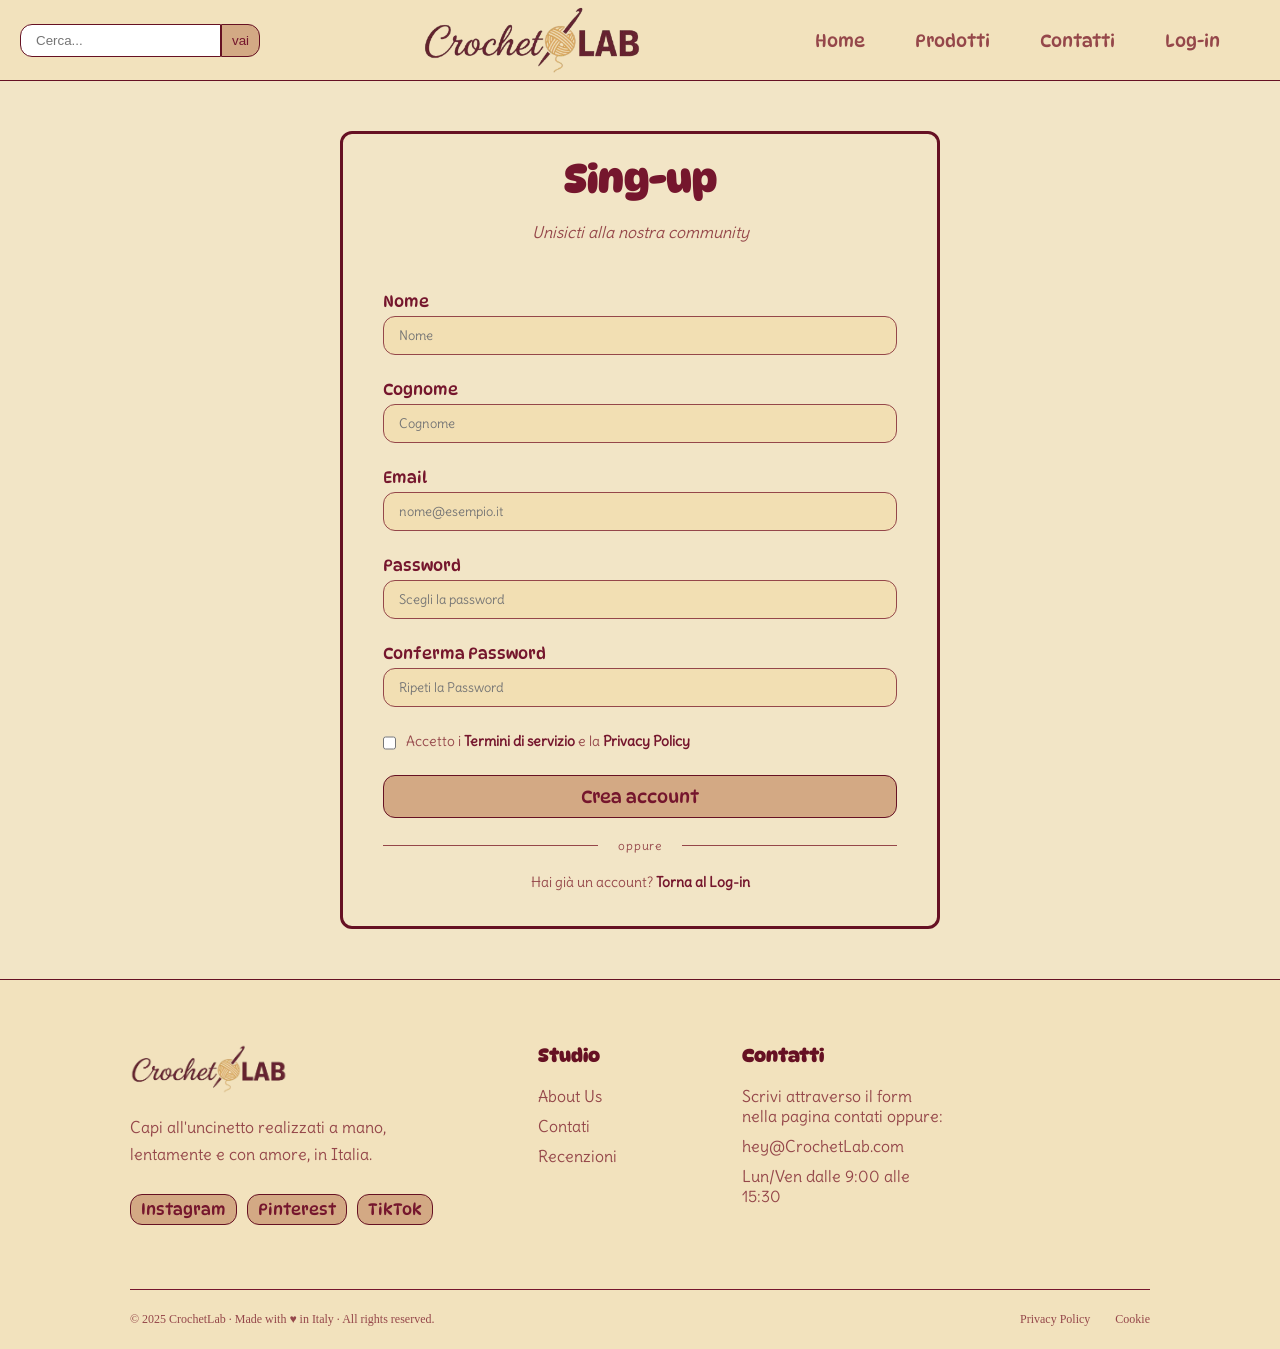
<file: sing-up.html>
<!DOCTYPE html>
<html lang="it">

<head>
    <meta charset="UTF-8">
    <title>CrochetLAB Sing-up</title>

    <!-- CSS -->
    <link rel="stylesheet" href="css/style.css">

    <!-- font -->
    <style>
        @import url('https://fonts.googleapis.com/css2?family=Delius&family=DynaPuff:wght@400..700&display=swap');
    </style>
</head>

<body>
    <header>
        <nav>
            <!-- barra di ricerca -->
            <form>
                <input type="search" placeholder="Cerca..." class="search-bar">
                <button class="search-button">vai</button>
            </form>

            <!-- mette l'immagine vettoriale di una lente di ingrandimento al posto della barra di ricerca -->
            <div class="nav-icon">
                <svg xmlns="http://www.w3.org/2000/svg" width="24" height="24" viewBox="0 0 24 24" fill="none"
                    stroke="currentColor" stroke-width="2" stroke-linecap="round" stroke-linejoin="round"
                    class="icon icon-tabler icons-tabler-outline icon-tabler-search">
                    <path stroke="none" d="M0 0h24v24H0z" fill="none" />
                    <path d="M3 10a7 7 0 1 0 14 0a7 7 0 1 0 -14 0" />
                    <path d="M21 21l-6 -6" />
                </svg>
            </div>

            <!-- logo del mio sito -->
            <img src="img/logogemini.png" alt="CrochetLAB">

            <!-- lista con la scritta che si vede di default -->
            <ul>
                <li><a href="index.html" lang="en">Home</a></li>
                <li><a href="prodotti.html">Prodotti</a></li>
                <li><a href="index.html">Contatti</a></li>
                <li><a href="log-in.html" lang="en">Log-in</a></li>
            </ul>

            <!-- icona della home -->
            <a href="index.html" class="nav-icon">
                <svg xmlns="http://www.w3.org/2000/svg" width="24" height="24" viewBox="0 0 24 24" fill="none"
                    stroke="currentColor" stroke-width="2" stroke-linecap="round" stroke-linejoin="round"
                    class="icon icon-tabler icons-tabler-outline icon-tabler-home">
                    <path stroke="none" d="M0 0h24v24H0z" fill="none" />
                    <path d="M5 12l-2 0l9 -9l9 9l-2 0" />
                    <path d="M5 12v7a2 2 0 0 0 2 2h10a2 2 0 0 0 2 -2v-7" />
                    <path d="M9 21v-6a2 2 0 0 1 2 -2h2a2 2 0 0 1 2 2v6" />
                </svg>
            </a>

            <!-- icona dei prodotti -->
            <a href="prodotti.html" class="nav-icon">
                <svg xmlns="http://www.w3.org/2000/svg" width="24" height="24" viewBox="0 0 24 24" fill="none"
                    stroke="currentColor" stroke-width="2" stroke-linecap="round" stroke-linejoin="round"
                    class="icon icon-tabler icons-tabler-outline icon-tabler-menu-2">
                    <path stroke="none" d="M0 0h24v24H0z" fill="none" />
                    <path d="M4 6l16 0" />
                    <path d="M4 12l16 0" />
                    <path d="M4 18l16 0" />
                </svg>
            </a>


            <!-- icona del messaggio -->
            <a href="index.html" class="nav-icon">
                <svg xmlns="http://www.w3.org/2000/svg" width="24" height="24" viewBox="0 0 24 24" fill="none"
                    stroke="currentColor" stroke-width="2" stroke-linecap="round" stroke-linejoin="round"
                    class="icon icon-tabler icons-tabler-outline icon-tabler-message">
                    <path stroke="none" d="M0 0h24v24H0z" fill="none" />
                    <path d="M8 9h8" />
                    <path d="M8 13h6" />
                    <path d="M18 4a3 3 0 0 1 3 3v8a3 3 0 0 1 -3 3h-5l-5 3v-3h-2a3 3 0 0 1 -3 -3v-8a3 3 0 0 1 3 -3h12" />
                </svg>
            </a>

            <!-- icona del login -->
            <a href="log-in.html" class="nav-icon">
                <svg xmlns="http://www.w3.org/2000/svg" width="24" height="24" viewBox="0 0 24 24" fill="none"
                    stroke="currentColor" stroke-width="2" stroke-linecap="round" stroke-linejoin="round"
                    class="icon icon-tabler icons-tabler-outline icon-tabler-user">
                    <path stroke="none" d="M0 0h24v24H0z" fill="none" />
                    <path d="M8 7a4 4 0 1 0 8 0a4 4 0 0 0 -8 0" />
                    <path d="M6 21v-2a4 4 0 0 1 4 -4h4a4 4 0 0 1 4 4v2" />
                </svg>
            </a>
        </nav>
    </header>

    <main>
        <section class="log-in">
            <div class="inner">
                <h2>Sing-up</h2>
                <p>Unisicti alla nostra community</p>
            </div>

            <div class="card-form">
                <div class="field">
                    <label for="email">Nome</label>
                    <input type="text" id="nome" placeholder="Nome" />
                </div>

                <div class="field">
                    <label for="email">Cognome</label>
                    <input type="text" id="cognome" placeholder="Cognome" />
                </div>


                <div class="field">
                    <label for="email">Email</label>
                    <input type="email" id="email" placeholder="nome@esempio.it" />
                </div>

                <div class="field">
                    <label for="password">Password</label>
                    <input type="password" id="password" placeholder="Scegli la password" />
                </div>

                <div class="field">
                    <label for="password">Conferma Password</label>
                    <input type="password" id="confirm" placeholder="Ripeti la Password" />
                </div>

                <div class="checkbox-row">
                    <input type="checkbox" id="terms" />
                    <label for="terms">
                        Accetto i <a href="#">Termini di servizio</a> e la <a href="#">Privacy Policy</a>
                    </label>
                </div>

                <button class="btn-primary" onclick="handleSignup()">Crea account</button>

                <div class="divider">
                    <p>oppure</p>
                </div>

                <p class="switch-msg">
                    Hai già un account?
                    <a href="log-in.html">Torna al Log-in</a>
                </p>
            </div>
        </section>
    </main>

    <footer>
        <div class="fl">
            <div class="fl-inner">
                <div class="fl-top">

                    <div class="fl-brand">
                        <img src="img/logogemini.png" alt="CrochetLab Logo">
                        <p>Capi all'uncinetto realizzati a mano, lentamente e con amore, in Italia.</p>
                        <div class="social-row">
                            <a class="soc-btn" title="@CrochetLAB" lang="en">Instagram</a>
                            <a class="soc-btn" title="@CrochetLAB" lang="en">Pinterest</a>
                            <a class="soc-btn" title="@CrochetLAB" lang="en">TikTok</a>
                        </div>
                    </div>

                    <div class="fl-col">
                        <h3>Studio</h3>
                        <ul>
                            <li><a href="index.html" lang="en">About Us</a></li>
                            <li><a href="index.html">Contati</a></li>
                            <li><a href="index.html">Recenzioni</a></li>
                        </ul>
                    </div>

                    <div class="fl-col">
                        <h3>Contatti</h3>
                        <ul>
                            <li><a>Scrivi attraverso il form nella pagina contati oppure:</a></li>
                            <li><a>hey@CrochetLab.com</a></li>
                            <li><a>Lun/Ven dalle 9:00 alle 15:30</a></li>
                        </ul>
                    </div>

                </div>

                <div class="fl-bottom">
                    <p>© 2025 CrochetLab · Made with ♥ in Italy · All rights reserved.</p>
                    <div class="fl-legal">
                        <a href="#">Privacy Policy</a>
                        <a href="#">Cookie</a>
                    </div>
                </div>
            </div>
        </div>
    </footer>

    <!-- JavaScript -->
    <script src="js/script.js"></script>
</body>

</html>
</file>
<file: css/style.css>
:root {
    --nightBordeaux: #661123;
    --darkAmaranth: #75162D;
    --burntRose: #95474A;
    --cinnamonWood: #95474A;
    --sandyClay: #D3A984;
    --tan: #E3C192;
    --wheat: #F2DFB3;
    --pearlBeige1: #F2E5C6;
    --pearlBeige2: #F2E2BD;

    --radius: 12px;
    --transition: 0.28s cubic-bezier(.4, 0, .2, 1);

    --font-text: 'Delius', serif;
    --font-title: 'DynaPuff', serif;

    --shadow: rgba(74, 55, 40, 0.10);

    --radius: 12px;
}

*,
* ::after,
* ::before {
    margin: 0;
    padding: 0;
    box-sizing: border-box;
}

body {
    background-color: var(--pearlBeige1);
}

a {
    text-decoration: none;
}

.inner {
    text-align: center;
}

.inner h2 {
    font-family: var(--font-title);
    font-size: 2.5rem;
    color: var(--darkAmaranth);
    margin: 20px 0;
}

.inner p {
    color: var(--cinnamonWood);
    font-family: var(--font-text);
    font-style: italic;
    margin-bottom: 15px;
}

/*======================================================
                        NAV BAR                         
======================================================*/

header {
    background-color: var(--pearlBeige2);
    border-bottom: 1px solid var(--nightBordeaux);
    /* queste tre permettono all'header di restare sopra mentre il resto scorre */
    position: sticky;
    /* questo mette l'header sopra a tutti gli atri elementi */
    top: 0;
    z-index: 999;
}

nav {
    height: 80px;
    display: flex;
    /* mette in fila l'immagine e la lista*/
    align-items: center;
    /* centra verticalmente */
    justify-content: space-between;
    /*separa il logo e le varie opzioni*/
    padding: 10px 20px;
}

nav form {
    display: flex;
}

.search-bar {
    padding: 8px 15px;
    border: 1.5px solid var(--nightBordeaux);
    /*arrotonda solo a sinistra*/
    border-radius: var(--radius) 0 0 var(--radius);
}

/*serve per togliere la "x" blu quando si inizia a scrivere*/
.search-bar::-webkit-search-cancel-button {
    -webkit-appearance: none;
}

.search-button {
    padding: 8px 10px;
    border: 1.5px solid var(--nightBordeaux);
    /*arrotonda solo a destra*/
    border-radius: 0 var(--radius) var(--radius) 0;
    background-color: var(--sandyClay);
    color: var(--darkAmaranth);
    transition: var(--transition)
}

.search-button:hover {
    background-color: var(--cinnamonWood);
    color: var(--sandyClay);
}

.search-icon {
    display: none;
    /*nasconde l'icona della lente dii ngrandimento*/
}

nav img {
    height: 70px;
    width: auto;
}

nav ul {
    list-style: none;
    display: flex;

}

nav ul li a {
    color: var(--cinnamonWood);
    font-family: var(--font-title);
    font-size: 1.1rem;
    margin-right: 30px;
    padding: 5px 10px;
    transition: var(--transition);
}

nav ul li a:hover {
    border-radius: var(--radius);
    background-color: var(--tan);
}

.nav-icon {
    display: none;
}

/*======================================================
                        HERO                         
======================================================*/

.hero {
    position: relative;
    width: auto;
    height: 680px;
    max-width: 1200px;
    margin: 0 auto;
    border-radius: var(--radius) var(--radius) 0 0;
    /*ciò che non entra nel rettangolo prestabilito viene nascosto*/
    overflow: hidden;
}

/* Gradiente da sinistra */
.hero-gradient {
    position: absolute;
    /* toglie tutti i bordi */
    inset: 0;
    /*crea un gradiente di colori semitrasparente sopra l'immagine e sotto la scritta*/
    background: linear-gradient(to right,
            rgba(102, 17, 35, 0.65) 0%,
            rgba(117, 22, 45, 0.45) 40%,
            rgba(149, 71, 74, 0.15) 70%,
            transparent 85%);
}

/* Foto sfondo */
.hero-img-side {
    position: absolute;
    inset: 0;
    background: url("../img/hero-sfondo.jpg") center/cover no-repeat;
}

/* Contenuto testo */
.hero-content {
    position: relative;
    /*mette il conteniuto da sopra allo sfondo*/
    z-index: 2;
    /*mette la scritta al centro (verticale)*/
    height: 100%;
    display: flex;
    flex-direction: column;
    justify-content: center;
    padding: 0 30px;
}

.hero-content p {
    font-family: var(--font-text);
    /*mette maggiore spazio tra le lettere*/
    letter-spacing: 0.18em;
    /*tutto scritto in maiuscolo*/
    text-transform: uppercase;
    color: var(--tan);
    margin-bottom: 10px;
}

.hero-content h1 {
    font-family: var(--font-title);
    font-size: 3rem;
    line-height: 1.2;
    /*sceglie dove andare a capo*/
    color: var(--sandyClay);
}

.hero-content h1 em {
    color: var(--nightBordeaux);
}

/* Emoji stelle analoghe all'originale */
.sparkle {
    display: inline;
    color: var(--sandyClay);
}

.hero-bar {
    /* le due sotto stabiliscono la grandezza della barra(ugiale al contenitore sopra) */
    width: 100%;
    max-width: 1200px;
    margin: 0 auto;
    background: var(--nightBordeaux);
    /*arrotonda solo gli angoli in basso*/
    border-radius: 0 0 var(--radius) var(--radius);
    padding: 18px;
    display: flex;
    justify-content: center;
    gap: 15px;
}

.name {
    display: flex;
    /*li mette al centro verticalmente*/
    align-items: center;
    background: var(--sandyClay);
    /*arrotonda i bordi creado due semicerchi ai lati*/
    border-radius: 999px;
    padding: 10px 20px;
    font-family: var(--font-text);
    color: var(--darkAmaranth);
    transition: var(--transition)
}

.pill-icon {
    /*stabilisce la grandezza dell'icona*/
    width: 20px;
    height: 20px;
    margin-right: 5px;
}

/*======================================================
                      BEST SELLER                        
======================================================*/

.bestseller {
    padding: 50px 0;
    /*mette il testo al centro*/
    text-align: center;
}

/* ── GRIGLIA CARD  ── */
.cards-grid {
    display: grid;
    /*crea tre colonne, ogni elemento occupa una sola colonna ma se il contenuto interno è troppo grande, la colonna può restringersi fino a 0*/
    grid-template-columns: repeat(3, minmax(0, 1fr));
    gap: 30px;
    margin: 0 60px;
}

/* Card */
.card {
    background: var(--pearlBeige2);
    border: 1px solid var(--darkAmaranth);
    border-radius: var(--radius);
    /*ciò che è fuori dai borsi viene tagliato*/
    overflow: hidden;
    text-align: left;
    transition: var(--transition);
    cursor: pointer;
}

.card:hover {
    transform: translateY(-6px);
    box-shadow: 0 16px 40px var(--shadow);
}

/* Immagine placeholder */
.card-img {
    width: 100%;
    display: flex;
    align-items: center;
    justify-content: center;
}

/* Corpo card */
.card-body {
    padding: 20px;
}

.card-category {
    font-size: 0.8rem;
    font-family: var(--font-text);
    font-weight: 700;
    text-transform: uppercase;
    color: var(--burntRose);
    margin-bottom: 5px;
}

.card-name {
    font-family: var(--font-title);
    font-size: 1.5rem;
    color: var(--darkAmaranth);
    margin-bottom: 10px;
    line-height: 1.3;
}

.card-desc {
    font-family: var(--font-text);
    font-size: 0.8rem;
    color: var(--burntRose);
    line-height: 1.6;
    margin-bottom: 20px;
}

.card-footer {
    display: flex;
    align-items: center;
    justify-content: space-between;
}

.card-price {
    font-family: var(--font-title);
    font-size: 1.5rem;
    font-weight: 400;
    color: var(--darkAmaranth);
}

.card-btn {
    display: inline-flex;
    align-items: center;
    justify-content: center;
    width: 34px;
    height: 34px;
    border-radius: 50%;
    background: var(--sandyClay);
    color: var(--darkAmaranth);
    border: 1px solid var(--nightBordeaux);
    font-size: 1.1rem;
    cursor: pointer;
    transition: var(--transition);
}

.card-btn:hover {
    background-color: var(--cinnamonWood);
    color: var(--sandyClay);
}

/* ── PULSANTE PRINCIPALE ── */
.view-all {
    display: inline-flex;
    margin-top: 50px;
    padding: 10px 30px;
    font-family: var(--font-title);
    font-weight: 300;
    color: var(--darkAmaranth);
    font-size: 1.3rem;
    border: 1.5px solid var(--nightBordeaux);
    border-radius: var(--radius);
    background-color: var(--sandyClay);
    transition: color 0.5s;
    transition: background 0.5s;
}

.view-all:hover {
    background-color: var(--cinnamonWood);
    color: var(--sandyClay);
}

/*======================================================
                    CATEGORY                        
======================================================*/

.cat-grid {
    display: grid;
    /*crea 4 colonne*/
    grid-template-columns: repeat(3, 1fr);
    gap: 15px;
    background: var(--tan);
    padding: 2.5rem 0;
    justify-content: space-between;
}

.cat-card {
    display: flex;
    flex-direction: column;
    align-items: center;
    margin: 0 50px;
    padding: 20px;
    background: var(--pearlBeige2);
    border-radius: var(--radius);
    cursor: pointer;
    transition: all var(--transition);
    border: 1.5px solid transparent;
}

.cat-card:hover {
    border-color: var(--nightBordeaux);
    /*muove verso l'alto*/
    transform: translateY(-3px);
    box-shadow: 0 8px 24px var(--shadow);
}

.cat-icon {
    font-size: 45px;
    margin-bottom: 20px;
}

.cat-txt {
    font-weight: 500;
    color: var(--darkAmaranth);
    font-size: 1.2rem;
    text-align: center;
    font-family: var(--font-text);
}

/* =========================================
                  TESTIMONIALS
===========================================*/
.container {
    max-width: 1200px;
    margin: 50px auto;
    padding: 0 25px;
}

.section-head {
    text-align: center;
    margin-bottom: 40px;
}

.testimonials-grid {
    display: grid;
    grid-template-columns: repeat(3, 1fr);
    gap: 15px;
}

.testimonial-card {
    background: var(--wheat);
    border-radius: var(--radius);
    padding: 25px;
    border: 1px solid var(--nightBordeaux);
}

.stars {
    color: #e8a930;
    margin-bottom: 15px;
}

.testimonial-card p {
    color: var(--cinnamonWood);
    font-family: var(--font-text);
    font-style: italic;
    margin-bottom: 15px;
    line-height: 1.65;
}

.testimonial-card span {
    font-weight: 300;
    color: var(--nightBordeaux);
    font-family: var(--font-title);
}

/* =========================================
   NEWSLETTER
   ========================================= */
.newsletter {
    background: var(--tan);
    padding: 20px 0;
}

.newsletter-form {
    display: flex;
    gap: 10px;
    max-width: 440px;
    margin: 0 auto;
    flex-wrap: wrap;
    justify-content: center;
}

.newsletter-form input {
    padding: 15px 20px;
    border-radius: 999px;
    border: 1px solid var(--nightBordeaux);
    font-size: 0.95rem;
    background: var(--pearlBeige2);
}

.newsletter-form button {
    background-color: var(--sandyClay);
    border: 1px solid var(--nightBordeaux);
    border-radius: 999px;
    color: var(--darkAmaranth);
    font-family: var(--font-text);
    padding: 5px 30px;
    transition: color 0.3s;
    transition: background 0.3s;
}

.newsletter-form button:hover {
    background-color: var(--cinnamonWood);
    color: var(--sandyClay);
}

/*======================================================
                   Pagina Prodotti                        
======================================================*/
.shop-container {
    max-width: 1200px;
    margin: 0 auto;
    padding: 0 20px;
}

.filter ul {
    list-style: none;
}

.filter ul li {
    display: inline;
    justify-content: space-between;
}

.filter ul li button {
    background-color: var(--sandyClay);
    color: var(--darkAmaranth);
    border: 2px solid var(--nightBordeaux);
    border-radius: var(--radius);
    font-family: var(--font-title);
    padding: 5px 15px;
}

.filter ul li button.active {
    background-color: var(--cinnamonWood);
    color: var(--sandyClay);
}

.results-bar {
    display: flex;
    align-items: center;
    margin: 10px;
    padding-bottom: 15px;
    border-bottom: 1px solid var(--nightBordeaux);
    margin-bottom: 25px;
    font-family: var(--font-text);
}

.results-bar p {
    font-size: 0.8rem;
    color: var(--darkAmaranth);
    /*aumenta leggermente lo spzio tra le lettere*/
    letter-spacing: 0.05em;
}

.results-count p strong {
    color: var(--nightBordeaux);
    font-weight: 700;
}

.card-grid {
    display: grid;
    /*crea tre colonne, ogni elemento occupa una sola colonna ma se il contenuto interno è troppo grande, la colonna può restringersi fino a 0*/
    grid-template-columns: repeat(3, minmax(0, 1fr));
    gap: 30px;
    margin: 30px 0;
}

/*======================================================
                  Pagina Log-in e Sing-up                      
======================================================*/
.log-in {
    max-width: 600px;
    border: 3px solid var(--nightBordeaux);
    border-radius: var(--radius);
    margin: 50px auto;
}

.card-form {
    align-items: center;
    justify-content: center;
    padding: 35px 40px;
}

.field {
    margin-bottom: 25px;
}

.field label {
    display: block;
    margin-bottom: 5px;
    font-family: var(--font-title);
    color: var(--darkAmaranth);
}

.field input {
    width: 100%;
    padding: 10px 15px;
    background: var(--wheat);
    border: 1px solid var(--burntRose);
    border-radius: var(--radius);
    font-family: var(--font-text);
    color: var(--cinnamonWood);
    outline: none;
    transition: var(--transition)
}

.btn-primary {
    width: 100%;
    padding: 10px;
    background: var(--sandyClay);
    color: var(--darkAmaranth);
    border: 1px solid var(--nightBordeaux);
    border-radius: var(--radius);
    font-family: var(--font-title);
    font-size: 1.1rem;
    cursor: pointer;
    transition: var(--transition)
}

.btn-primary:hover {
    background-color: var(--cinnamonWood);
    color: var(--sandyClay);
}

.divider {
    display: flex;
    align-items: center;
    /* mette lo spazio tra le righe e il testo */
    gap: 20px;
    margin: 20px 0;
    color: var(--muted);
    font-size: 0.75rem;
    letter-spacing: 0.08em;
}

.divider p {
    font-family: var(--font-text);
    color: var(--cinnamonWood);
}

/* aggiunge qualcosa prima e dopo*/
.divider::before,
.divider::after {
    /* crea elemento vuoto */
    content: '';
    /* Dice alle linee di espandersi per occupare tutto lo spazio disponibile. Grazie a questo, le linee si allungheranno automaticamente fino ai bordi del contenitore. */
    flex: 1;
    /* spessore della linea */
    height: 1px;
    /* colore della linea */
    background: var(--burntRose);
}

.switch-msg {
    text-align: center;
    font-size: 0.9rem;
    color: var(--burntRose);
    font-family: var(--font-text);
}

.switch-msg a {
    color: var(--darkAmaranth);
    font-weight: 600;
}

.switch-msg a:hover {
    text-decoration: underline;
}

.checkbox-row {
    display: flex;
    /* Crea uno spazio costante tra il quadratino e il testo */
    gap: 10px;
    /* Mantieni lo spazio rispetto al pulsante sotto */
    margin-bottom: 25px;
}

.checkbox-row input[type="checkbox"] {
    margin-top: 4px;
    cursor: pointer;
}

.checkbox-row label {
    font-family: var(--font-text);
    color: var(--cinnamonWood);
    font-size: 0.9rem;
    cursor: pointer;
}

.checkbox-row label a {
    color: var(--darkAmaranth);
    font-weight: 600;
}

/*======================================================
                        FOOTER                        
======================================================*/
footer {
    background: var(--pearlBeige2);
    color: var(--darkAmaranth);
    border-top: 1px solid var(--nightBordeaux);
}

.fl-inner {
    /*lascia i bordi ai lati*/
    max-width: 1100px;
    margin: 0 auto;
    padding: 0 40px;
}

.fl-top {
    display: grid;
    grid-template-columns: 2fr 1fr 1fr 1fr;
    /*divide il bolocco in 5 parti, il primo elemnto ne prende due, i restanti una sola*/
    justify-content: space-between;
    /*separa in modo unifome gli elmenti*/
    padding: 64px 0;
    /*mette i dello spazio sopra e sotto*/
    border-bottom: 0.5px solid var(--darkAmaranth);
    /*mette il bordo sotto*/
}

.fl-brand img {
    display: block;
    height: 50px;
    width: auto;
    margin-bottom: 20px;
}

.fl-brand p {
    color: var(--cinnamonWood);
    font-family: var(--font-text);
    line-height: 1.7;
    max-width: 260px;
    margin-bottom: 26px;
}

.social-row {
    display: flex;
    /*una soecie di margine*/
    gap: 10px;
}

.soc-btn {
    padding: 5px 10px;
    border: 1px solid var(--nightBordeaux);
    border-radius: var(--radius);
    color: var(--darkAmaranth);
    font-family: var(--font-title);
    background-color: var(--sandyClay);
    cursor: pointer;
    transition: color 0.3s;
    transition: background 0.3s;
}

.soc-btn:hover {
    background-color: var(--cinnamonWood);
    color: var(--sandyClay);
}

.fl-col h3 {
    color: var(--nightBordeaux);
    font-family: var(--font-title);
    margin-bottom: 20px;
}

.fl-col ul {
    list-style: none;
}

.fl-col ul li,
.fl-col ul li a {
    margin-bottom: 10px;
    color: var(--cinnamonWood);
    font-family: var(--font-text);
    transition: color 0.2s;
}

/*tutti questi permettono di mettere al centro la scritta(o melgio il contenivore con dentro la scritta*/
.fl-bottom {
    display: flex;
    /*mette in linea le due scritte*/
    align-items: center;
    justify-content: space-between;
    padding: 22px 0;
}

.fl-bottom p {
    font-size: 12px;
    /*mette la scirtta più piccola rispetto allo standard*/
    color: var(--burntRose);
}

.fl-legal {
    display: flex;
    gap: 25px;
}

.fl-legal a {
    font-size: 12px;
    color: var(--burntRose);
    transition: color 0.3s;
}

.fl-legal a:hover {
    color: var(--sandyClay);
}

/*tutto questo gestisce qundo lo schermo è piccolo*/
@media screen and (max-width: 768px) {
    .cards-grid {
        /*Le 3 colonne spariscono. Ora c'è una sola colonna. Gli elementi saranno uno sopra l'altro.*/
        grid-template-columns: repeat(2, 1fr);
    }

    .card-grid {
        /*Le 3 colonne spariscono. Ora c'è una sola colonna. Gli elementi saranno uno sopra l'altro.*/
        grid-template-columns: 1fr;
    }

    .cat-grid {
        grid-template-columns: repeat(2, 1fr);
    }

    .values-grid {
        grid-template-columns: repeat(2, 1fr);
    }

    .testimonials-grid {
        grid-template-columns: 1fr 1fr;
    }

    .fl-top {
        grid-template-columns: 1fr 1fr;
        gap: 32px;
    }

    .fl-bottom {
        flex-direction: column;
        text-align: center;
    }
}

@media screen and (max-width: 840px) {

    /*Tutto quello che scrivi qui dentro viene applicato 
       SOLO quando lo schermo è largo 600px o meno*/
    nav ul,
    nav form {
        display: none;
    }

    .nav-icon {
        display: inline;
        color: var(--darkAmaranth);
        margin-right: 15px;
        transition: color 0.3s;
    }

    .nav-icon:hover {
        color: var(--sandyClay);
    }

}
</file>
